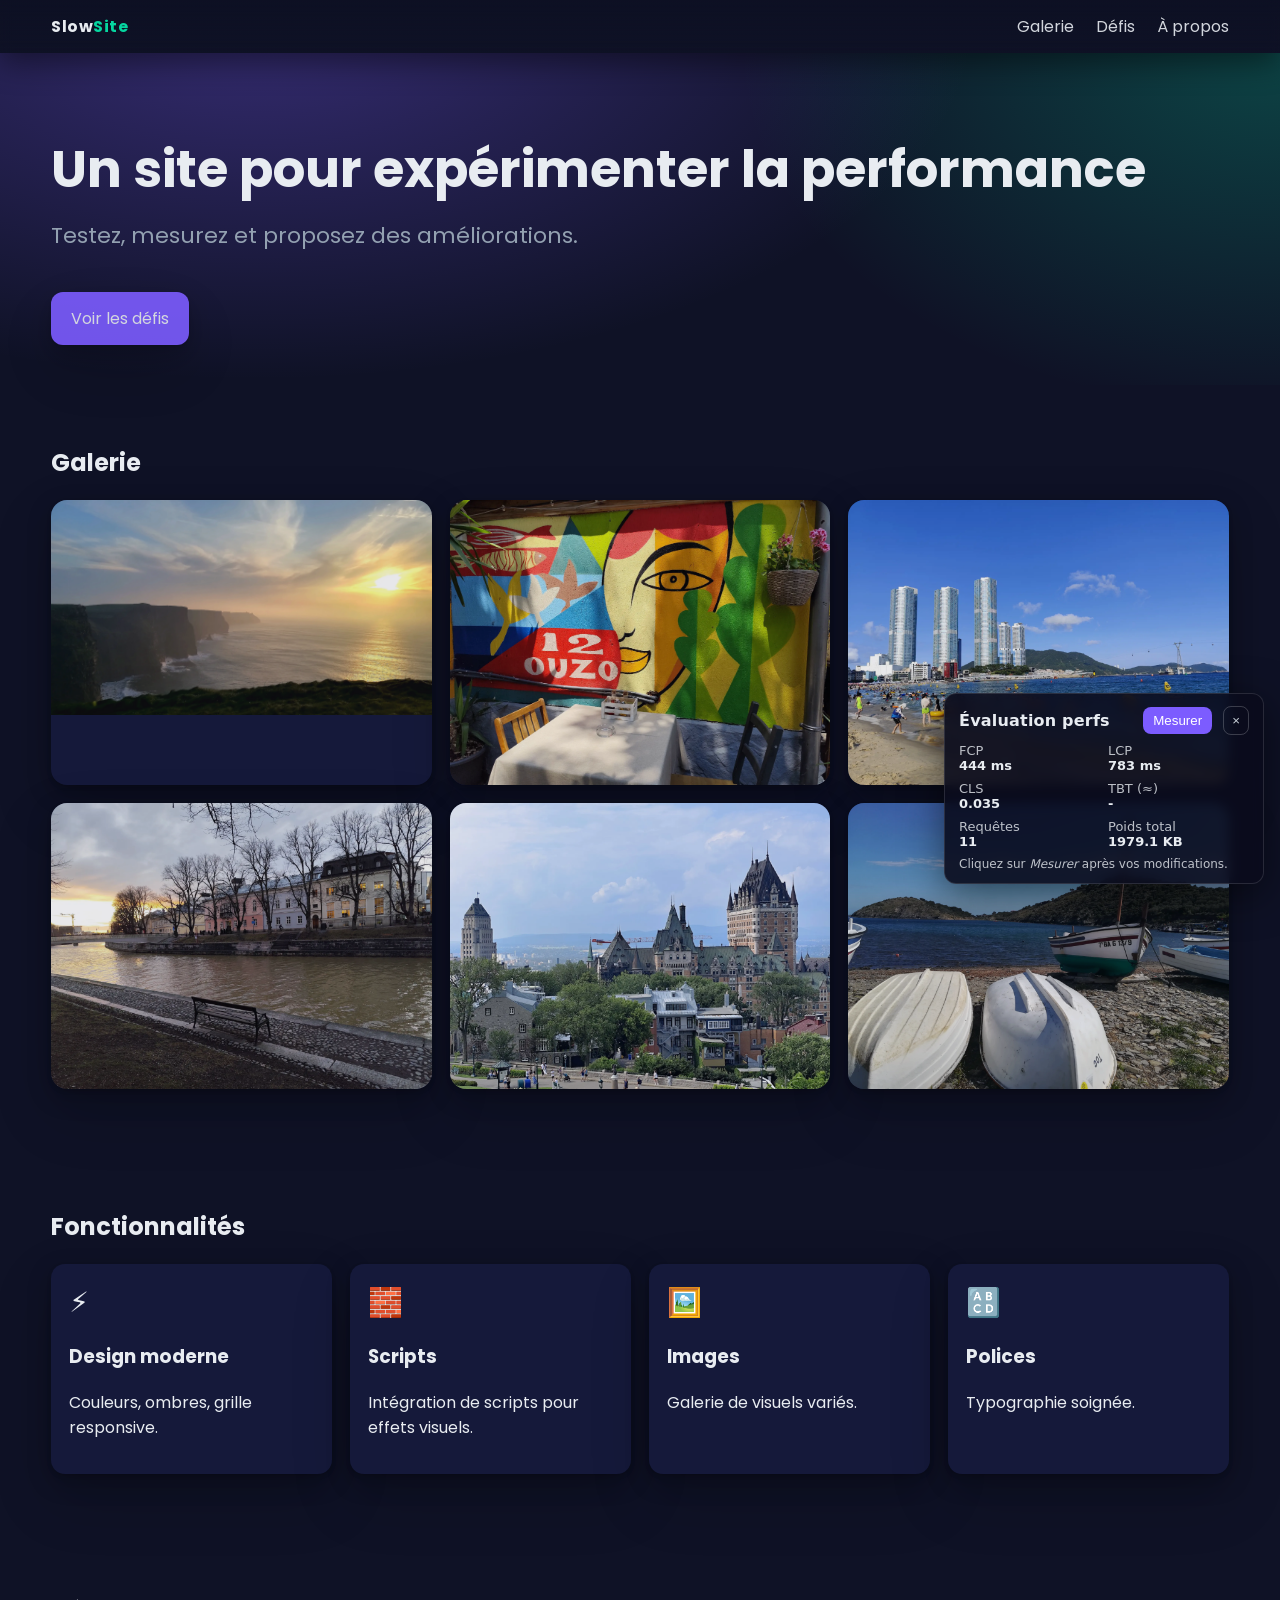
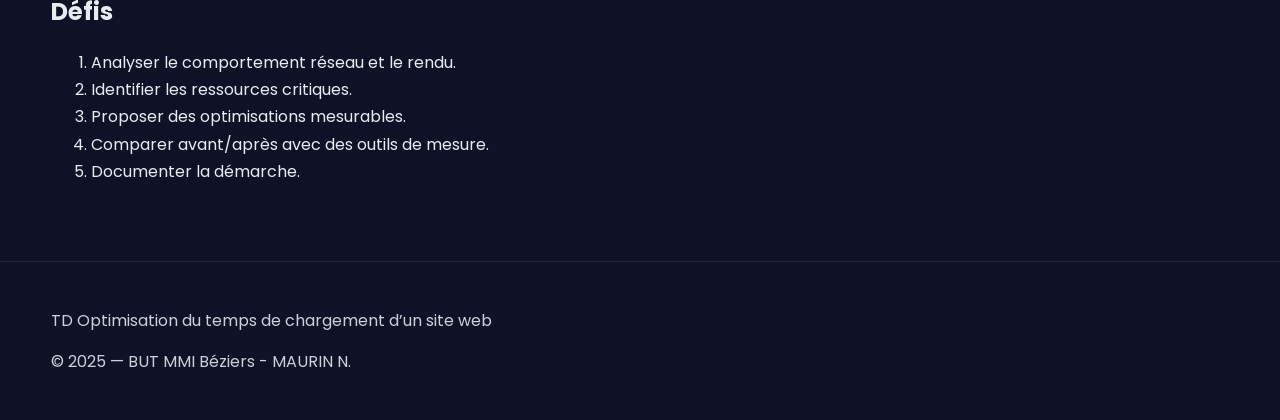
<file: index.html>
<!DOCTYPE html>
<html lang="fr">
  <head>
    <meta charset="utf-8" />
    <meta name="viewport" content="width=device-width, initial-scale=1" />
    <title>Site vitrine</title>
    <link rel="stylesheet" href="css/styles.css" />
    <script src="js/script.js" defer></script>
  </head>
  <body>
    <div class="topbar">
      <div class="container nav">
        <div class="logo">Slow<span>Site</span></div>
        <div class="menu">
          <a href="#galerie">Galerie</a>
          <a href="#defis">Défis</a>
          <a href="#apropos">À propos</a>
        </div>
      </div>
    </div>

    <div class="hero">
      <div class="container hero-inner">
        <div class="hero-text">
          <h1>Un site pour expérimenter la performance</h1>
          <p>Testez, mesurez et proposez des améliorations.</p>
          <a class="cta" href="#defis">Voir les défis</a>
        </div>
      </div>
    </div>

    <div id="galerie" class="section gallery">
      <div class="container">
        <h2>Galerie</h2>
        <div class="grid">
          <div class="card">
            <a href="img1.html"><img src="img/petite/img1.webp" alt="Image 1" /></a>
          </div>
          <div class="card">
            <a href="img2.html"><img src="img/img2.webp" alt="Image 2" /></a>
          </div>
          <div class="card">
            <a href="img3.html"><img src="img/petite/img3.webp" alt="Image 3" /></a>
          </div>
          <div class="card">
            <a href="img4.html"><img src="img/petite/img4.webp" alt="Image 4" /></a>
          </div>
          <div class="card">
            <a href="img5.html"><img src="img/petite/img5.webp" alt="Image 5" /></a>
          </div>
          <div class="card">
            <a href="img6.html"><img src="img/petite/img6.webp" alt="Image 6" /></a>
          </div>
        </div>
      </div>
    </div>

    <div id="apropos" class="section features">
      <div class="container">
        <h2>Fonctionnalités</h2>
        <div class="features-grid">
          <div class="feature">
            <div class="icon">⚡</div>
            <h3>Design moderne</h3>
            <p>Couleurs, ombres, grille responsive.</p>
          </div>
          <div class="feature">
            <div class="icon">🧱</div>
            <h3>Scripts</h3>
            <p>Intégration de scripts pour effets visuels.</p>
          </div>
          <div class="feature">
            <div class="icon">🖼️</div>
            <h3>Images</h3>
            <p>Galerie de visuels variés.</p>
          </div>
          <div class="feature">
            <div class="icon">🔠</div>
            <h3>Polices</h3>
            <p>Typographie soignée.</p>
          </div>
        </div>
      </div>
    </div>

    <div id="defis" class="section challenges">
      <div class="container">
        <h2>Défis</h2>
        <ol>
          <li>Analyser le comportement réseau et le rendu.</li>
          <li>Identifier les ressources critiques.</li>
          <li>Proposer des optimisations mesurables.</li>
          <li>Comparer avant/après avec des outils de mesure.</li>
          <li>Documenter la démarche.</li>
        </ol>
      </div>
    </div>

    <div class="footer">
      <div class="container">
        <p>TD Optimisation du temps de chargement d’un site web</p>
        <p>© 2025 — BUT MMI Béziers - MAURIN N.</p>
      </div>
    </div>
    <script src="js/metrics.js" defer></script>
  </body>
</html>
</file>
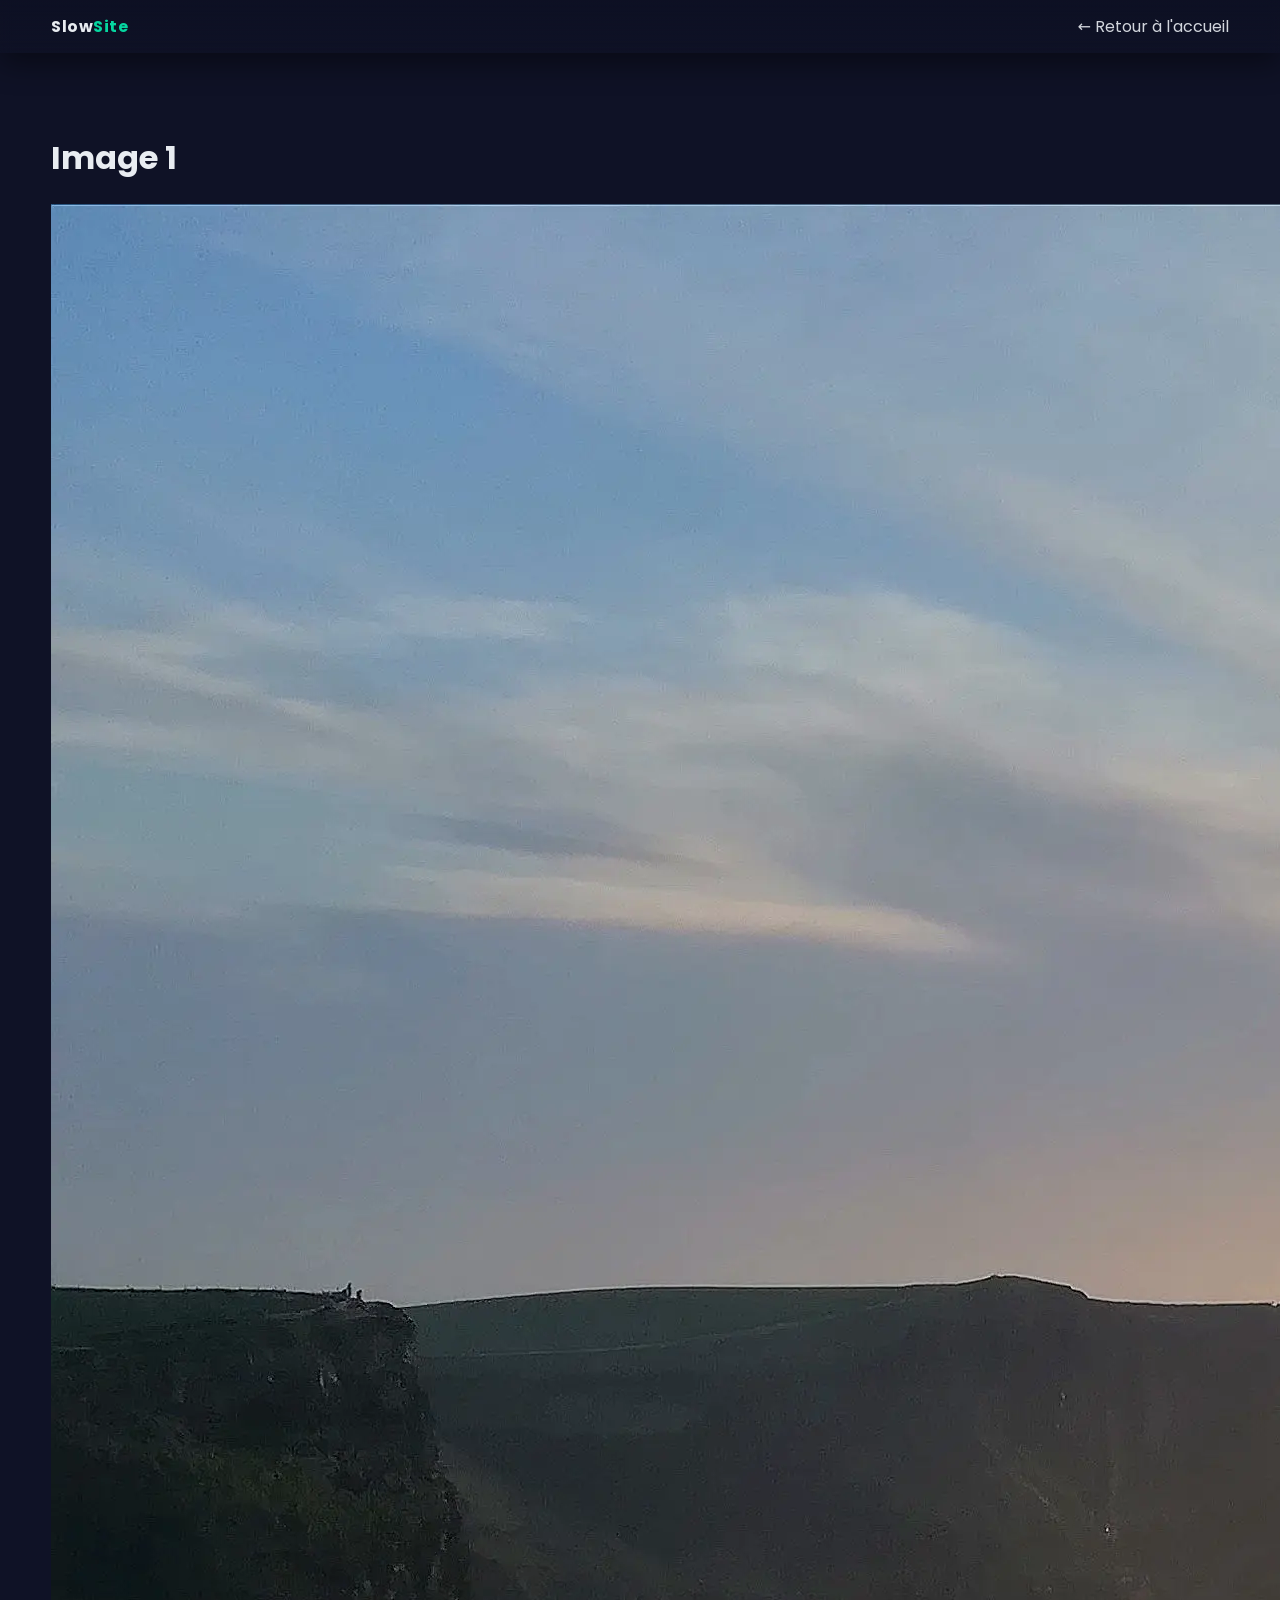
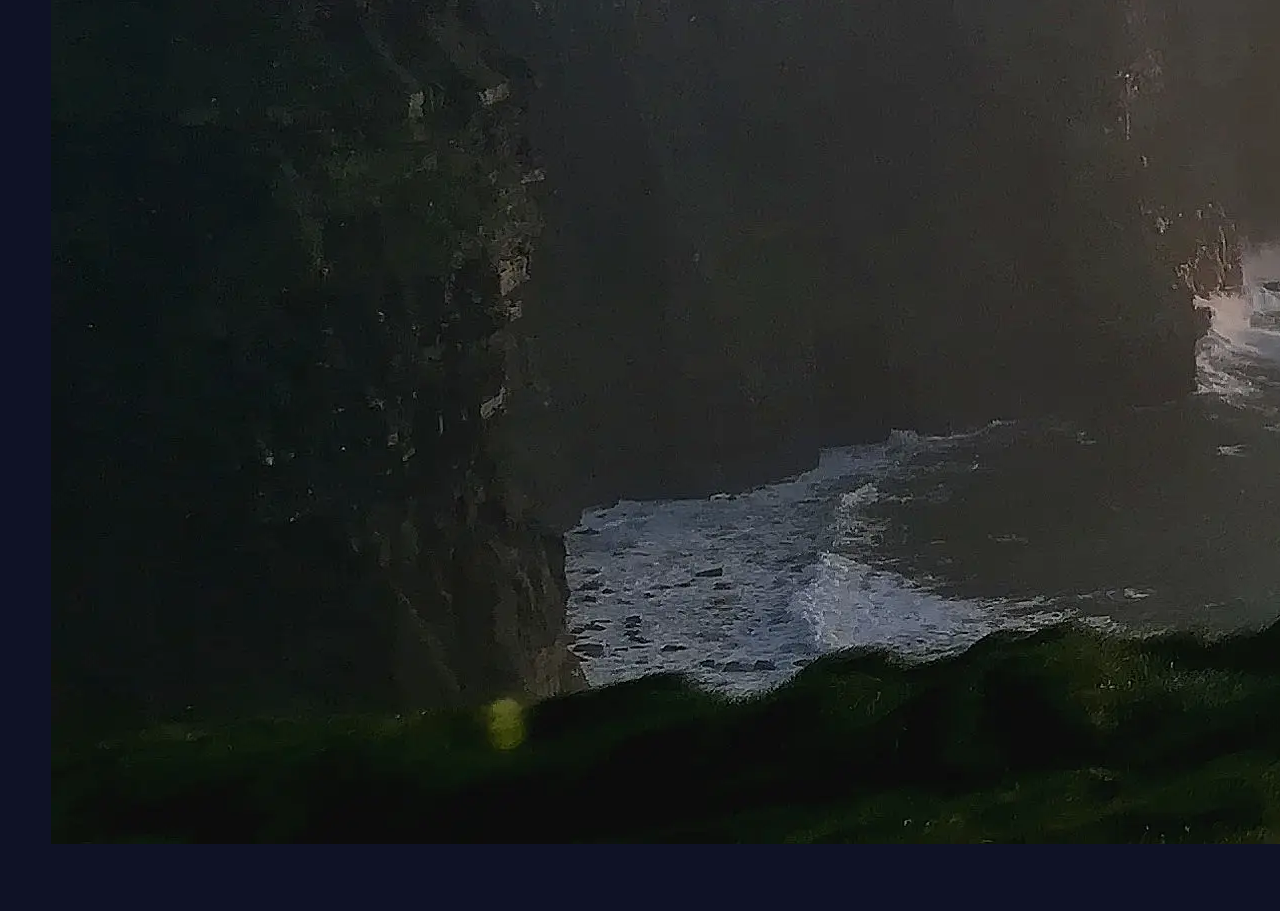
<file: img1.html>
<!DOCTYPE html>
<html lang="fr">
<head>
  <meta charset="utf-8" />
  <meta name="viewport" content="width=device-width, initial-scale=1" />
  <title>Image 1</title>
  <link rel="stylesheet" href="css/styles.css">
  <script src="js/script.js" defer></script>
</head>
<body>
  <div class="topbar"><div class="container nav"><div class="logo">Slow<span>Site</span></div><div class="menu"><a href="index.html">← Retour à l'accueil</a></div></div></div>
  <div class="section image-page"><div class="container">
    <h1>Image 1</h1>
    <div class="image-wrapper"><img src="img/img1.webp" alt="Image 1"></div>
  </div></div>
</body>
</html>
</file>
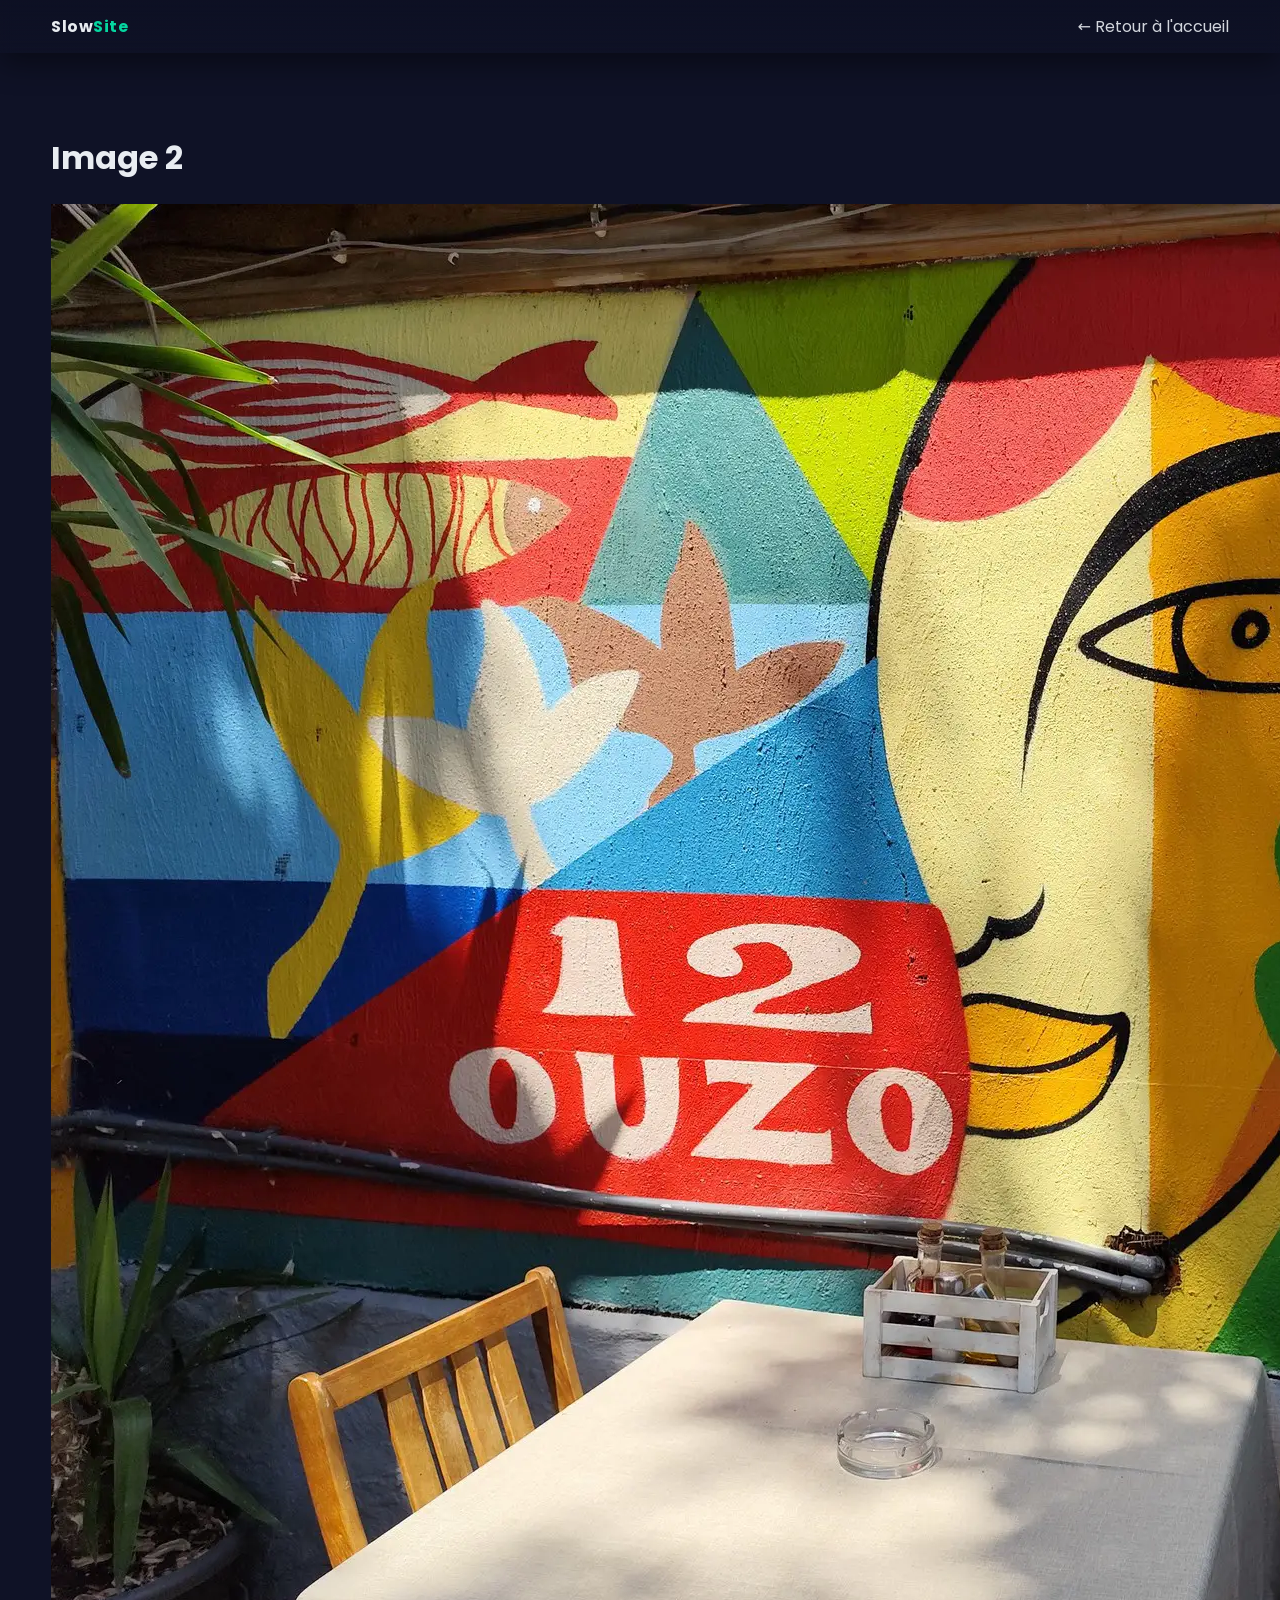
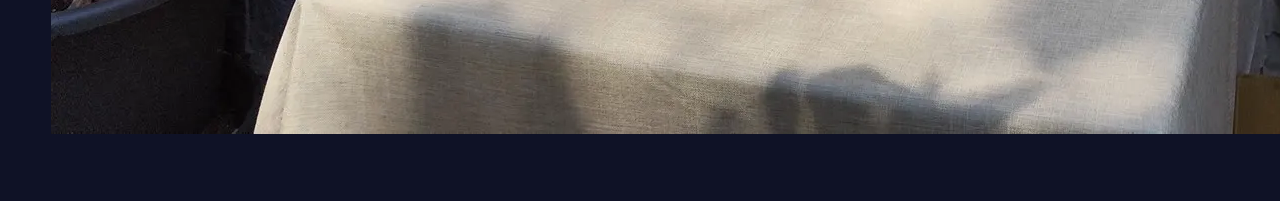
<file: img2.html>
<!DOCTYPE html>
<html lang="fr">
<head>
  <meta charset="utf-8" />
  <meta name="viewport" content="width=device-width, initial-scale=1" />
  <title>Image 2</title>
  <link rel="stylesheet" href="css/styles.css">
  <script src="js/script.js" defer></script>
</head>
<body>
  <div class="topbar"><div class="container nav"><div class="logo">Slow<span>Site</span></div><div class="menu"><a href="index.html">← Retour à l'accueil</a></div></div></div>
  <div class="section image-page"><div class="container">
    <h1>Image 2</h1>
    <div class="image-wrapper"><img src="img/img2.webp" alt="Image 2"></div>
  </div></div>
</body>
</html>
</file>
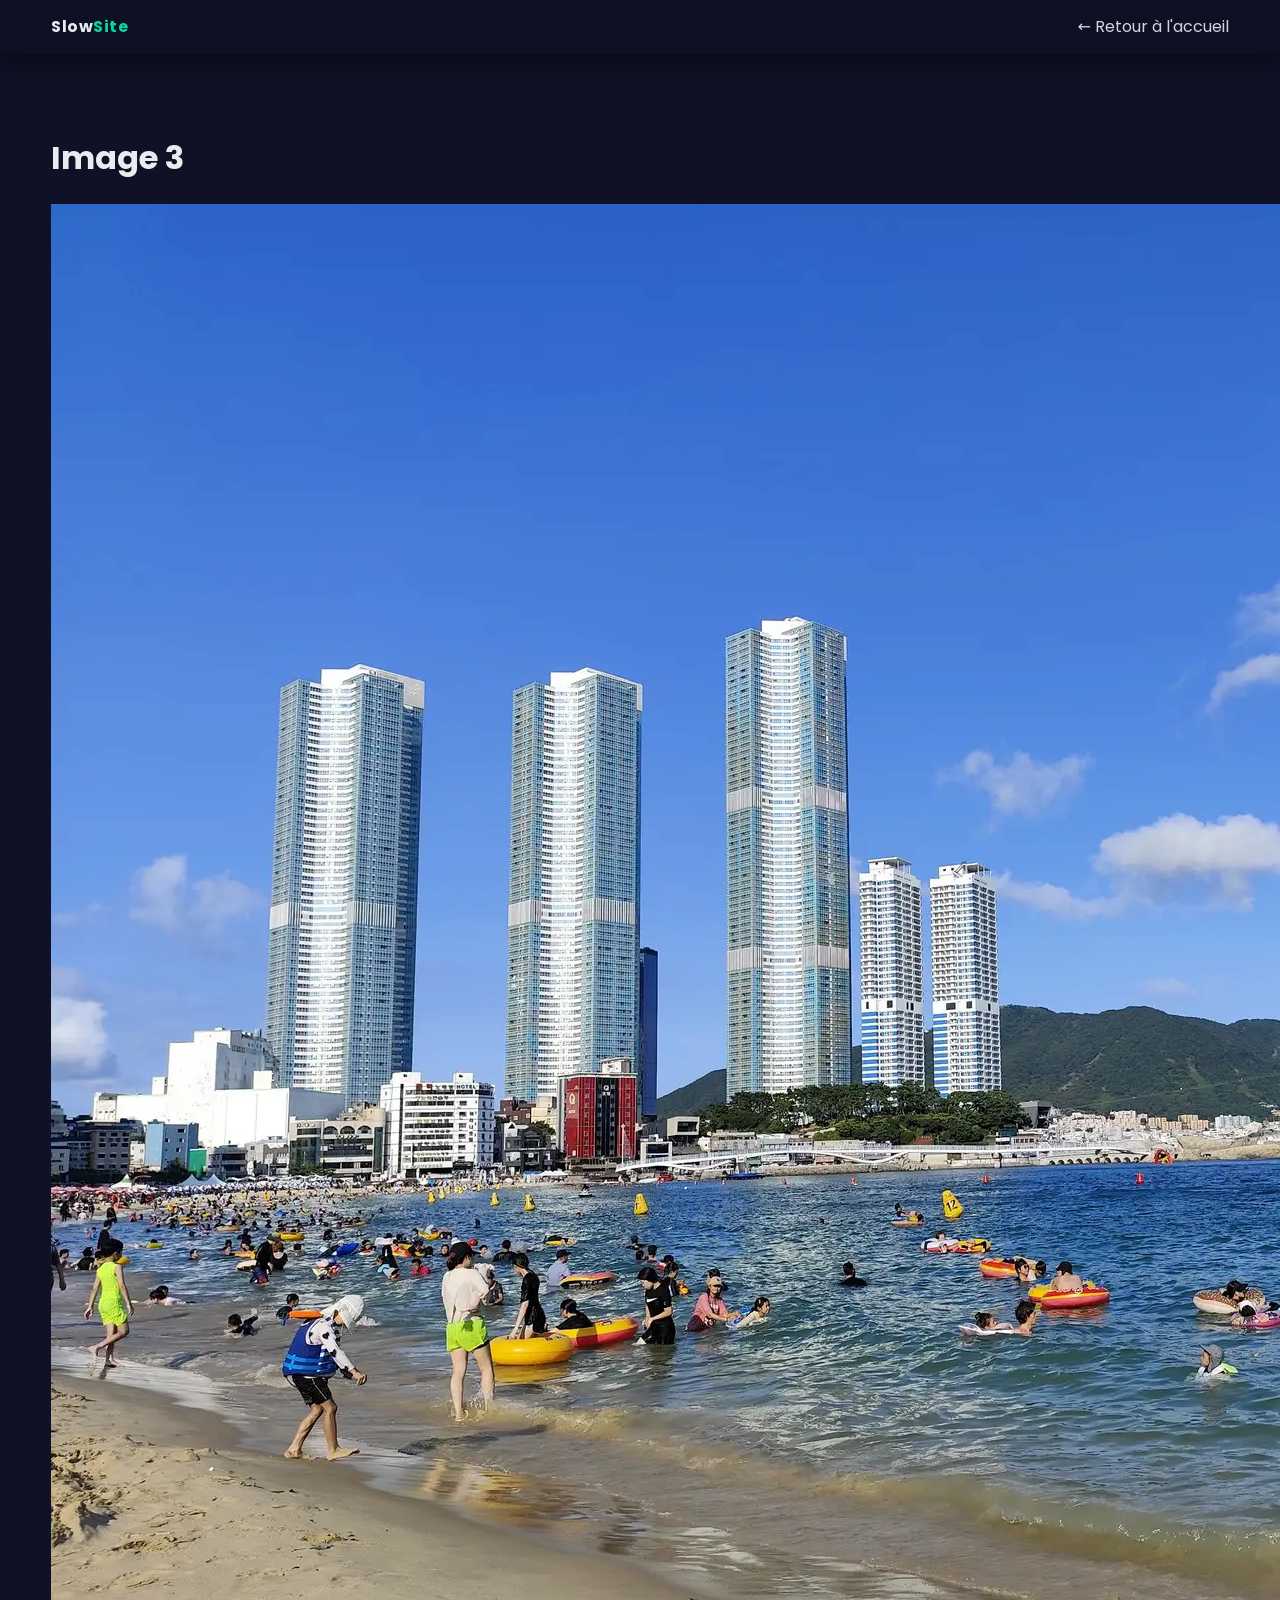
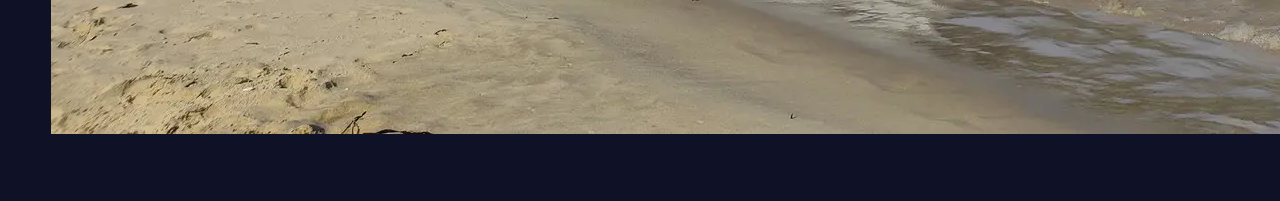
<file: img3.html>
<!DOCTYPE html>
<html lang="fr">
<head>
  <meta charset="utf-8" />
  <meta name="viewport" content="width=device-width, initial-scale=1" />
  <title>Image 3</title>
  <link rel="stylesheet" href="css/styles.css">
  <script src="js/script.js" defer></script>
</head>
<body>
  <div class="topbar"><div class="container nav"><div class="logo">Slow<span>Site</span></div><div class="menu"><a href="index.html">← Retour à l'accueil</a></div></div></div>
  <div class="section image-page"><div class="container">
    <h1>Image 3</h1>
    <div class="image-wrapper"><img src="img/img3.webp" alt="Image 3"></div>
  </div></div>
</body>
</html>
</file>
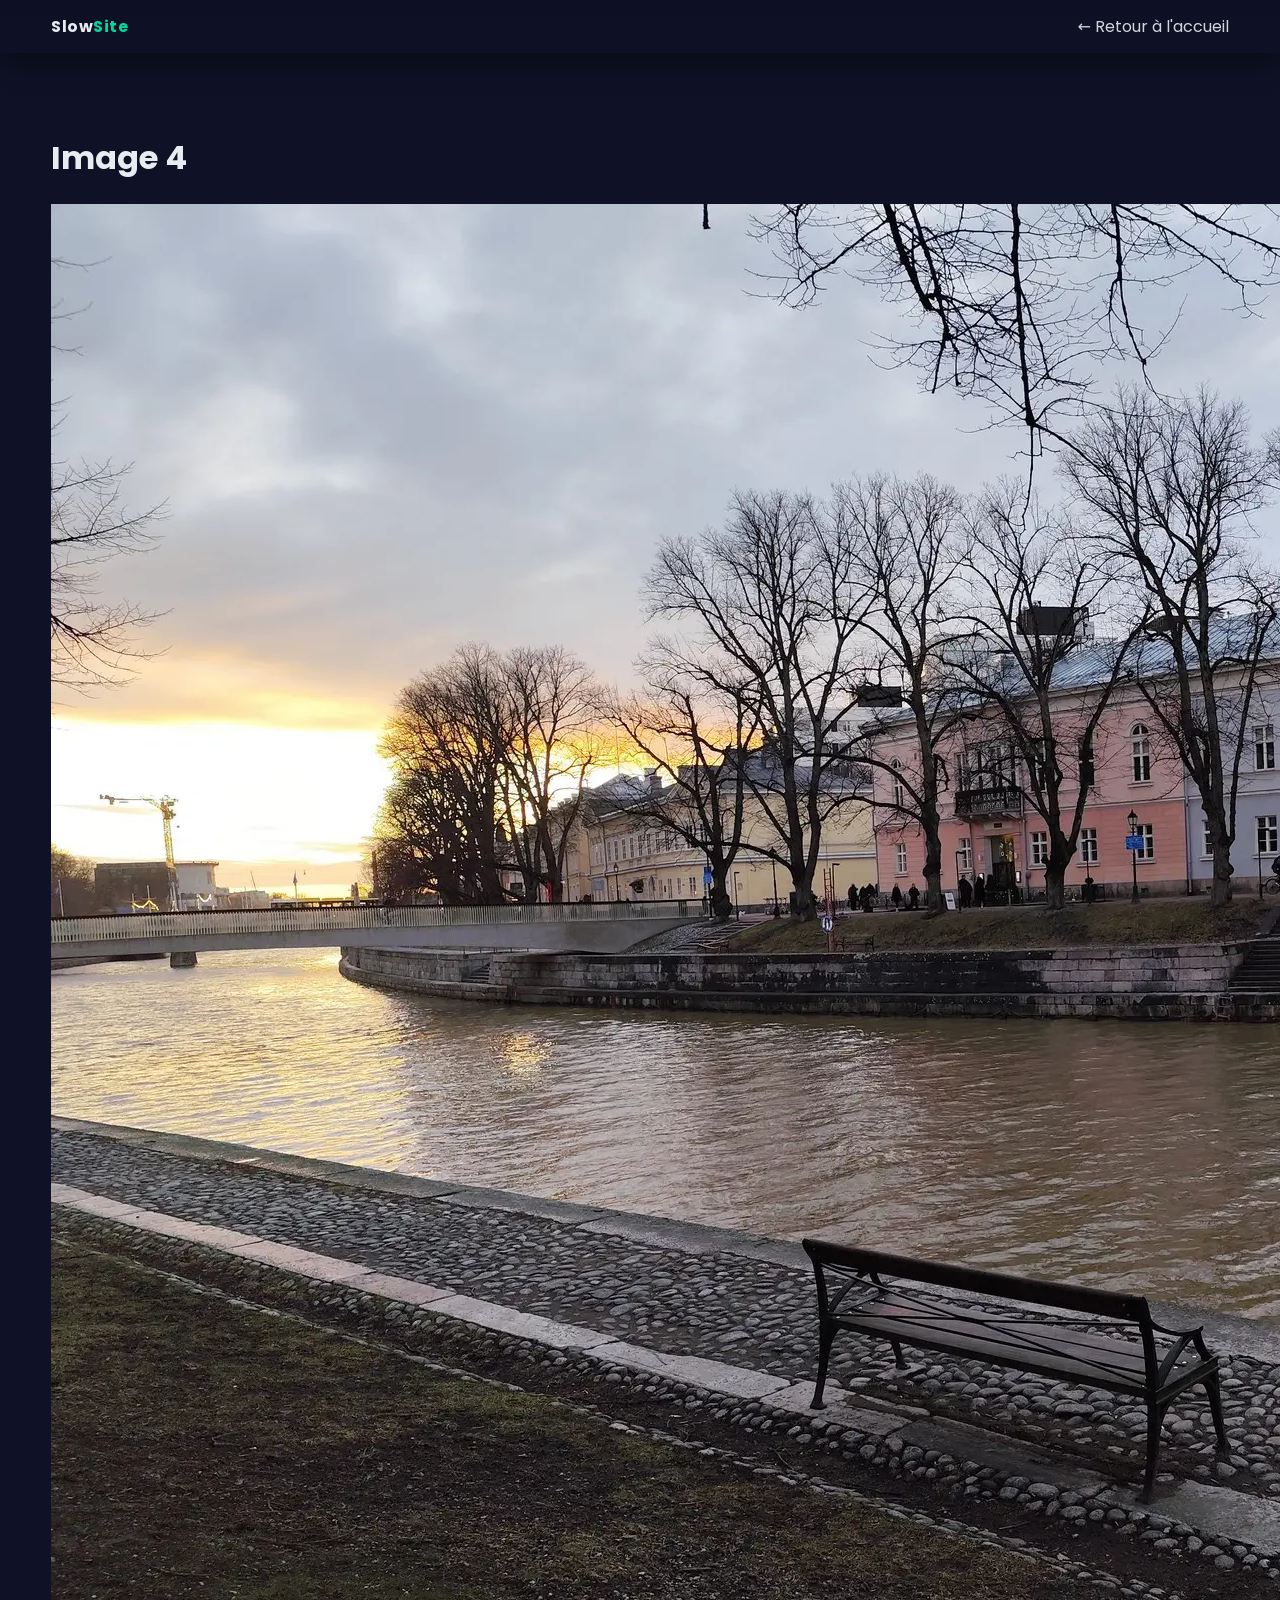
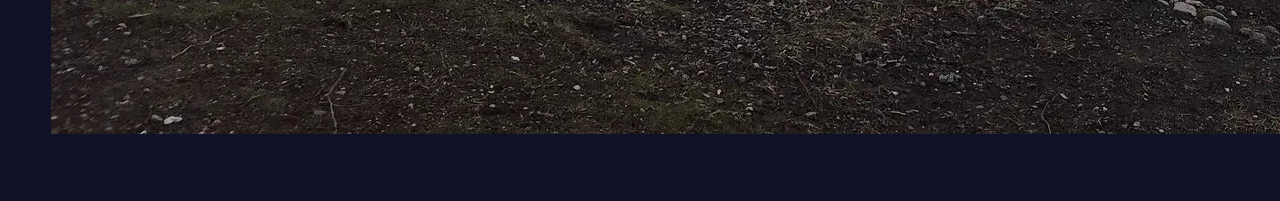
<file: img4.html>
<!DOCTYPE html>
<html lang="fr">
<head>
  <meta charset="utf-8" />
  <meta name="viewport" content="width=device-width, initial-scale=1" />
  <title>Image 4</title>
  <link rel="stylesheet" href="css/styles.css">
  <script src="js/script.js" defer></script>
</head>
<body>
  <div class="topbar"><div class="container nav"><div class="logo">Slow<span>Site</span></div><div class="menu"><a href="index.html">← Retour à l'accueil</a></div></div></div>
  <div class="section image-page"><div class="container">
    <h1>Image 4</h1>
    <div class="image-wrapper"><img src="img/img4.webp" alt="Image 4"></div>
  </div></div>
</body>
</html>
</file>
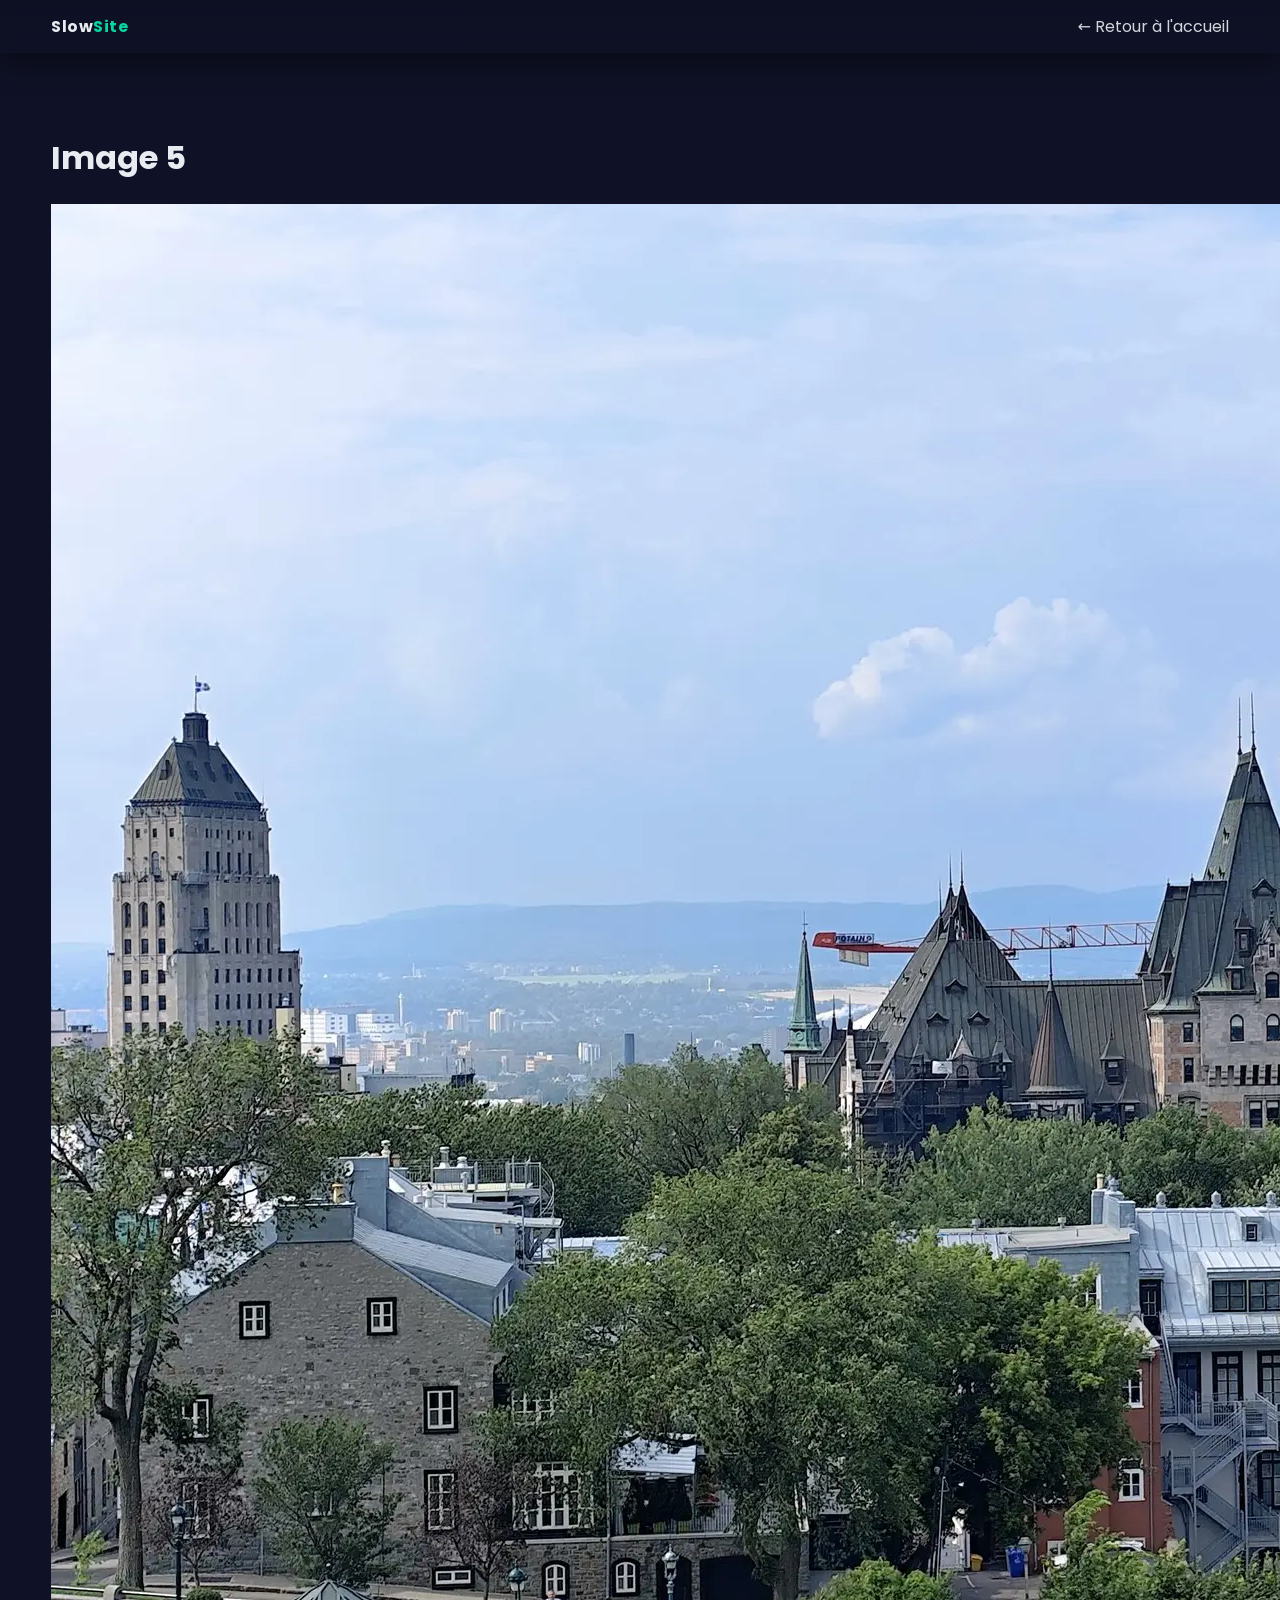
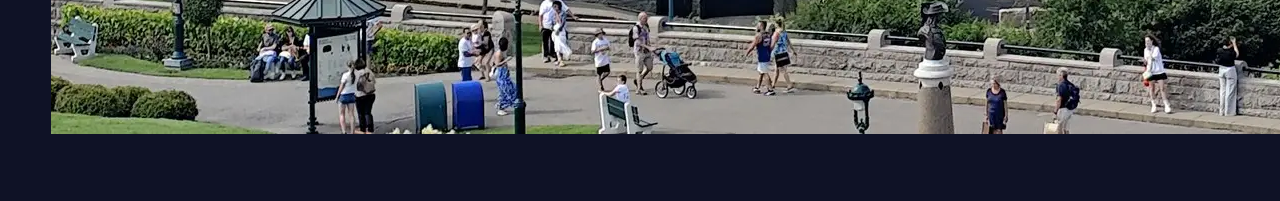
<file: img5.html>
<!DOCTYPE html>
<html lang="fr">
<head>
  <meta charset="utf-8" />
  <meta name="viewport" content="width=device-width, initial-scale=1" />
  <title>Image 5</title>
  <link rel="stylesheet" href="css/styles.css">
  <script src="js/script.js" defer></script>
</head>
<body>
  <div class="topbar"><div class="container nav"><div class="logo">Slow<span>Site</span></div><div class="menu"><a href="index.html">← Retour à l'accueil</a></div></div></div>
  <div class="section image-page"><div class="container">
    <h1>Image 5</h1>
    <div class="image-wrapper"><img src="img/img5.webp" alt="Image 5"></div>
  </div></div>
</body>
</html>
</file>
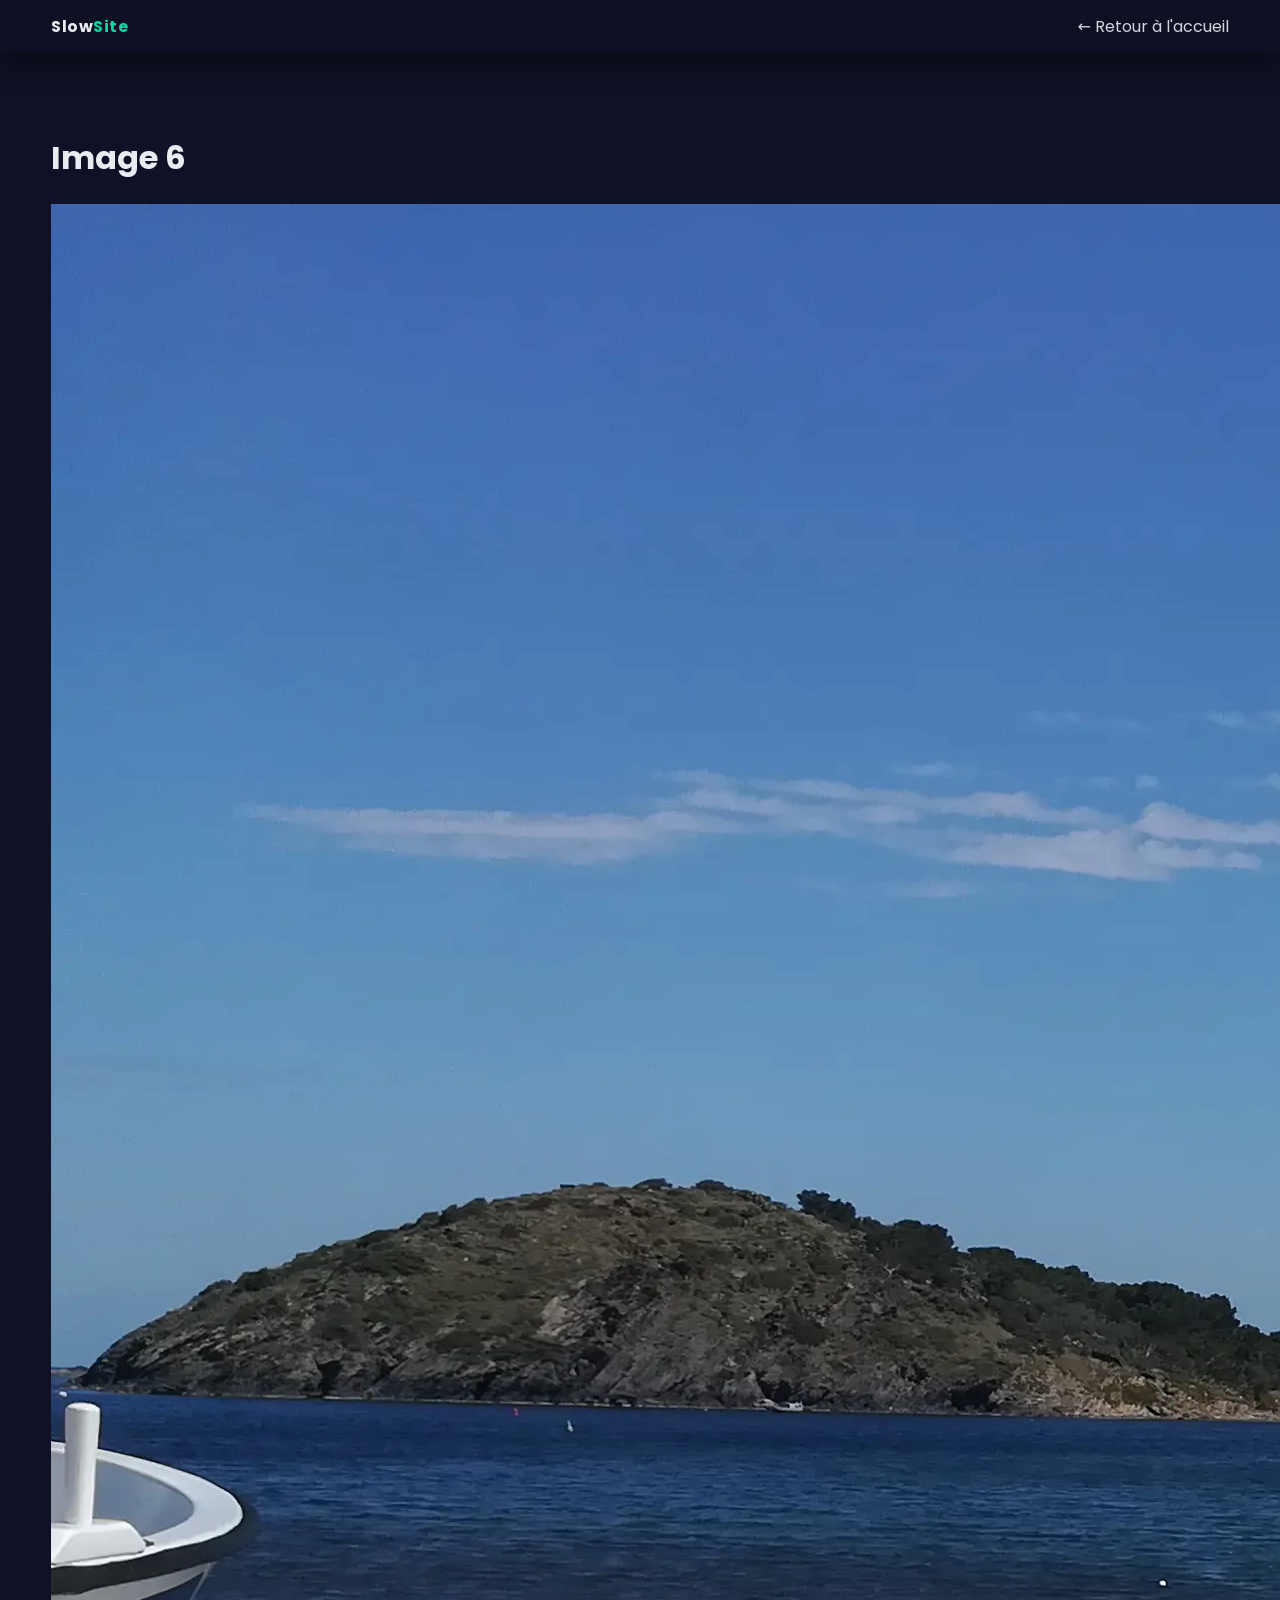
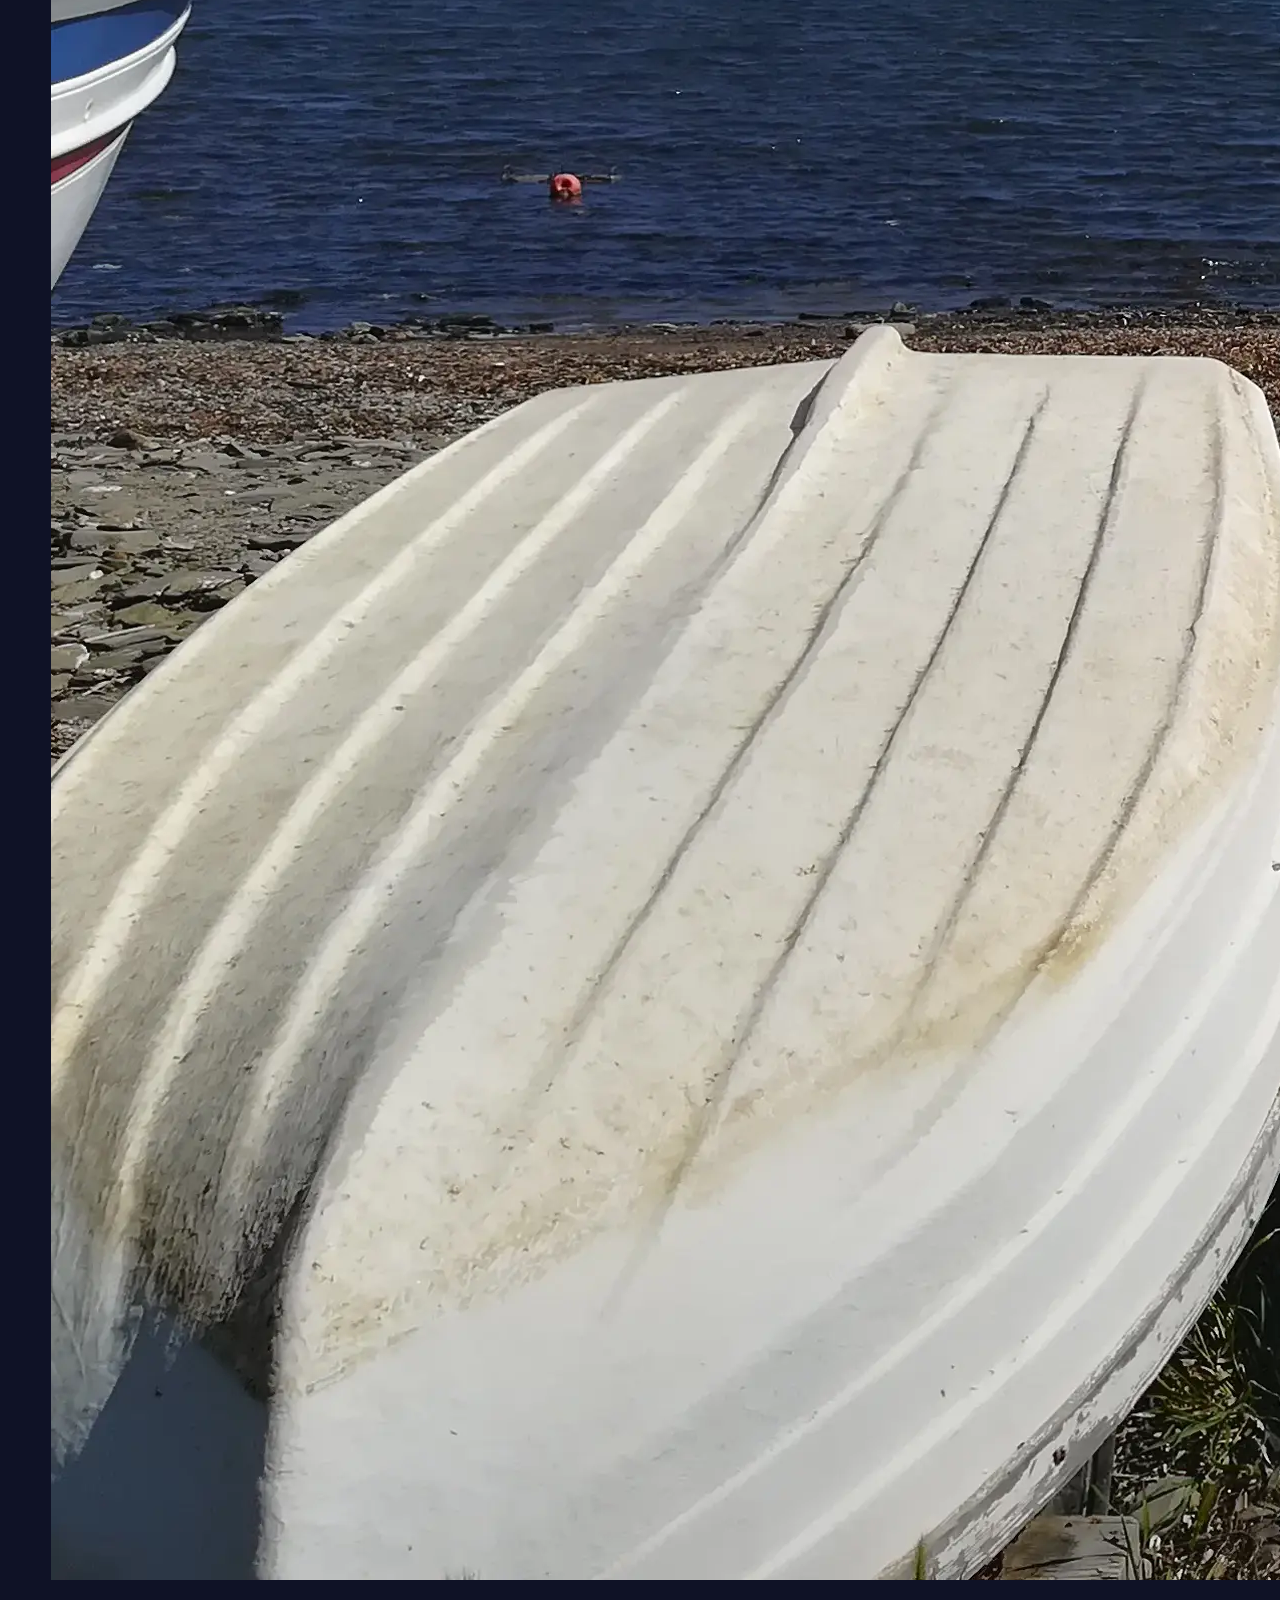
<file: img6.html>
<!DOCTYPE html>
<html lang="fr">
<head>
  <meta charset="utf-8" />
  <meta name="viewport" content="width=device-width, initial-scale=1" />
  <title>Image 6</title>
  <link rel="stylesheet" href="css/styles.css">
  <script src="js/script.js" defer></script>
</head>
<body>
  <div class="topbar"><div class="container nav"><div class="logo">Slow<span>Site</span></div><div class="menu"><a href="index.html">← Retour à l'accueil</a></div></div></div>
  <div class="section image-page"><div class="container">
    <h1>Image 6</h1>
    <div class="image-wrapper"><img src="img/img6.webp" alt="Image 6"></div>
  </div></div>
</body>
</html>
</file>
<file: css/styles.css>
@import url('https://fonts.googleapis.com/css2?family=Poppins:wght@300;400;600&display=swap');
:root {
  --bg:#0f1226;
  --fg:#E8ECF1;
  --muted:#93A1B1;
  --primary:#7C5CFF;
  --accent:#06D6A0;
  --card:#15193A;
  --shadow:rgba(0,0,0,0.45);
}
* { box-sizing:border-box; }
html, body {
  margin:0;
  padding:0;
  background:var(--bg);
  color:var(--fg);
  font-family:'Poppins', system-ui, -apple-system, Segoe UI, Roboto, Arial, sans-serif;
}
.container {
  width:min(1200px,92%);
  margin:0 auto;
}
a {
  color:var(--fg);
  text-decoration:none;
  opacity:.9;
}
a:hover { opacity:1; }
.topbar {
  position:sticky;
  top:0;
  backdrop-filter:blur(6px);
  background:linear-gradient(180deg,rgba(13,16,35,.8),rgba(13,16,35,.2));
  z-index:10;
  box-shadow:0 10px 30px var(--shadow);
}
.nav {
  display:flex;
  align-items:center;
  justify-content:space-between;
  padding:14px 0;
}
.logo {
  font-weight:700;
  letter-spacing:.5px;
}
.logo span { color:var(--accent); }
.menu { display:flex; gap:22px; }
.hero {
  padding:90px 0 40px;
  background:
    radial-gradient(1200px 600px at 20% -10%, rgba(124,92,255,.35), transparent 60%),
    radial-gradient(900px 600px at 100% 0%, rgba(6,214,160,.25), transparent 60%);
}
.hero-inner {
  display:grid;
  grid-template-columns:1fr;
  gap:28px;
}
.hero h1 {
  font-size:clamp(28px,4vw,56px);
  line-height:1.05;
  margin:0 0 10px;
}
.hero p {
  font-size:clamp(16px,1.8vw,22px);
  color:var(--muted);
}
.cta {
  display:inline-block;
  margin-top:18px;
  background:var(--primary);
  padding:14px 20px;
  border-radius:12px;
  box-shadow:0 20px 50px rgba(124,92,255,.35);
  transition:transform .2s ease, box-shadow .2s ease;
}
.cta:hover {
  transform:translateY(-2px);
  box-shadow:0 28px 60px rgba(124,92,255,.45);
}
.section {
  padding:60px 0;
}
.section h2 {
  margin:0 0 20px;
}
.gallery .grid {
  display:grid;
  grid-template-columns:repeat(3,1fr);
  gap:18px;
}
.card {
  background:var(--card);
  border-radius:16px;
  overflow:hidden;
  box-shadow:0 20px 60px var(--shadow);
}
.card img {
  display:block;
  width:100%;
  height:auto;
  opacity:0;
  transition:opacity .6s ease;
}
.card img.loaded {
  opacity:1;
}
.features-grid {
  display:grid;
  grid-template-columns:repeat(4,1fr);
  gap:18px;
}
.feature {
  background:var(--card);
  padding:18px;
  border-radius:14px;
  box-shadow:0 14px 40px var(--shadow);
}
.feature .icon {
  font-size:28px;
}

.challenges ol {
  line-height:1.7;
}

.footer {
  padding:30px 0;
  border-top:1px solid rgba(255,255,255,.08);
  color:#c9d1d9;
}
.card, .feature, .cta {
  box-shadow:
    0 2px 4px rgba(0,0,0,.14),
    0 8px 24px rgba(0,0,0,.22),
    0 24px 60px rgba(0,0,0,.18);
}
</file>
